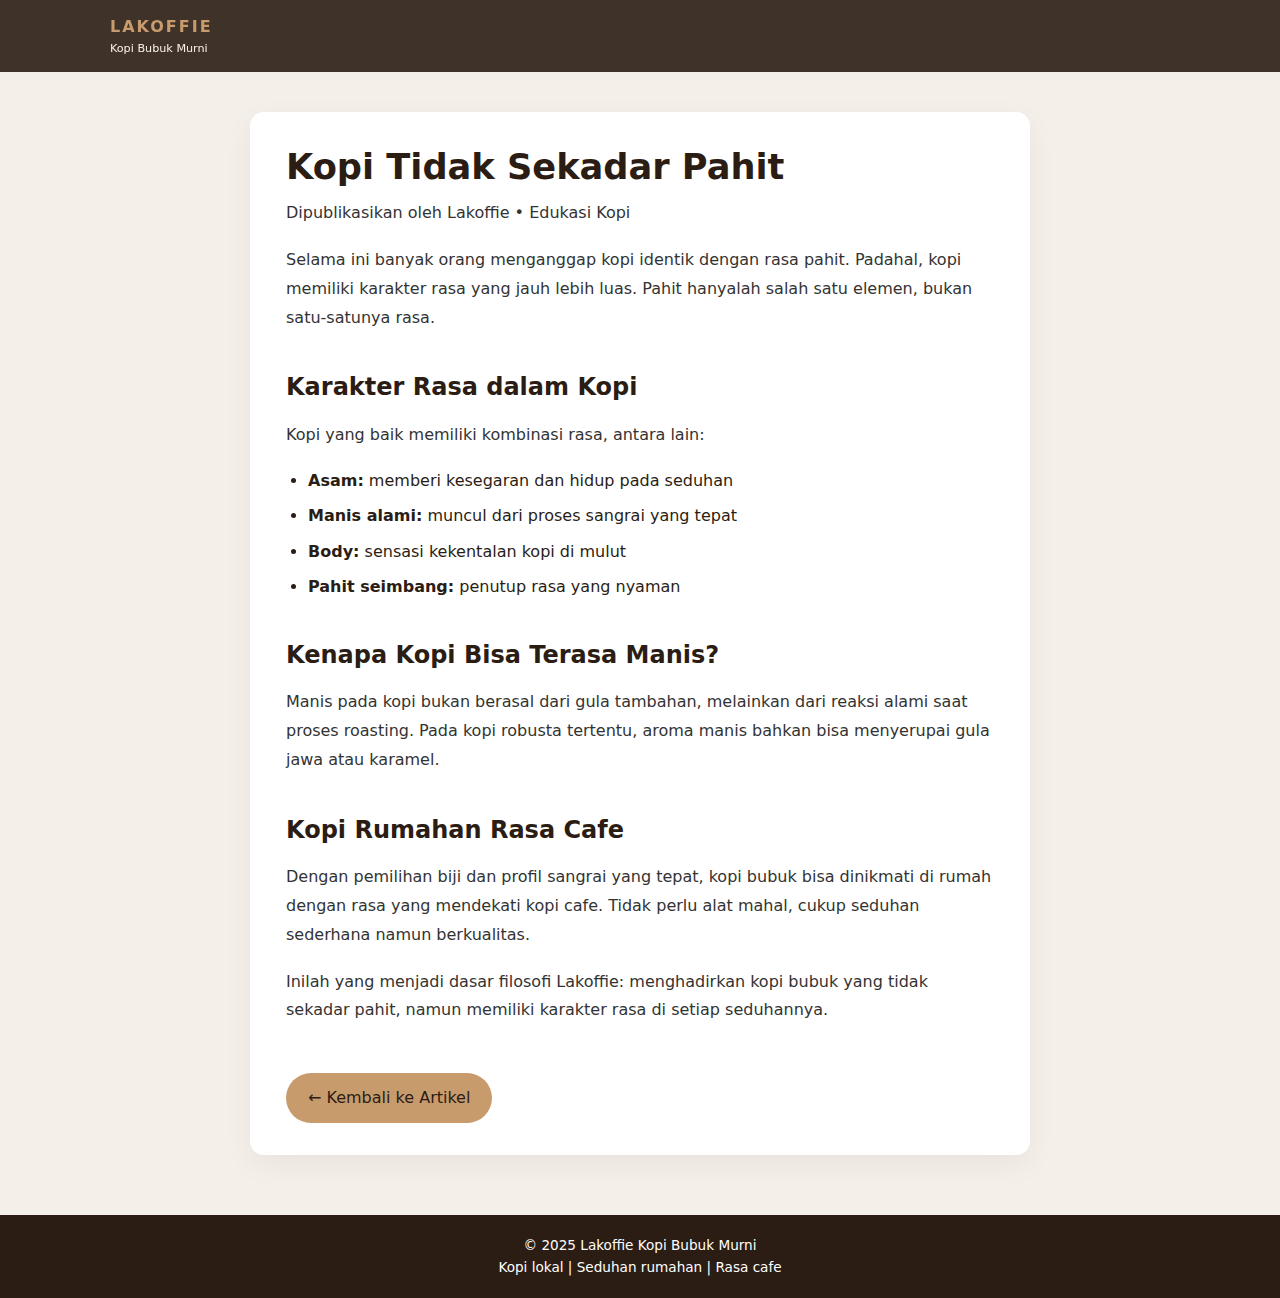
<file: artikel/kopi-tidak-sekadar-pahit.html>
<!DOCTYPE html>
<html lang="id">
<head>
  <meta charset="UTF-8" />
  <meta name="viewport" content="width=device-width, initial-scale=1.0" />
 <!-- Google tag (gtag.js) -->
<script async src="https://www.googletagmanager.com/gtag/js?id=G-XT4KE47MQG"></script>
<script>
  window.dataLayer = window.dataLayer || [];
  function gtag(){dataLayer.push(arguments);}
  gtag('js', new Date());

  gtag('config', 'G-XT4KE47MQG');
</script>
  <title>Kopi Tidak Sekadar Pahit | Artikel Lakoffie</title>
  <meta name="description" content="Kopi tidak sekadar pahit. Kenali karakter rasa kopi, mulai dari asam, manis alami, hingga body yang nyaman untuk seduhan rumahan.">
  <link rel="stylesheet" href="../assets/css/style.css" />
  <link rel="stylesheet" href="../assets/css/style-artikel.css" />
</head>
<body>

    <!-- HEADER / NAVBAR -->
<header class="site-header">
  <div class="header-inner">
    <div class="brand">
      <span class="brand-name">LAKOFFIE</span>
      <span class="brand-tagline">Kopi Bubuk Murni</span>
    </div>
    <nav class="nav">
  </div>
  </header>

  <!-- ARTIKEL -->
  <main class="artikel-wrapper">
    <article class="artikel-content">

      <h1>Kopi Tidak Sekadar Pahit</h1>
      <p class="artikel-meta">Dipublikasikan oleh Lakoffie • Edukasi Kopi</p>

      <p>
        Selama ini banyak orang menganggap kopi identik dengan rasa pahit. Padahal, kopi memiliki
        karakter rasa yang jauh lebih luas. Pahit hanyalah salah satu elemen, bukan satu-satunya rasa.
      </p>

      <h2>Karakter Rasa dalam Kopi</h2>
      <p>
        Kopi yang baik memiliki kombinasi rasa, antara lain:
      </p>
      <ul>
        <li><strong>Asam:</strong> memberi kesegaran dan hidup pada seduhan</li>
        <li><strong>Manis alami:</strong> muncul dari proses sangrai yang tepat</li>
        <li><strong>Body:</strong> sensasi kekentalan kopi di mulut</li>
        <li><strong>Pahit seimbang:</strong> penutup rasa yang nyaman</li>
      </ul>

      <h2>Kenapa Kopi Bisa Terasa Manis?</h2>
      <p>
        Manis pada kopi bukan berasal dari gula tambahan, melainkan dari reaksi alami saat proses
        roasting. Pada kopi robusta tertentu, aroma manis bahkan bisa menyerupai gula jawa atau
        karamel.
      </p>

      <h2>Kopi Rumahan Rasa Cafe</h2>
      <p>
        Dengan pemilihan biji dan profil sangrai yang tepat, kopi bubuk bisa dinikmati di rumah
        dengan rasa yang mendekati kopi cafe. Tidak perlu alat mahal, cukup seduhan sederhana
        namun berkualitas.
      </p>

      <p>
        Inilah yang menjadi dasar filosofi Lakoffie: menghadirkan kopi bubuk yang tidak sekadar pahit,
        namun memiliki karakter rasa di setiap seduhannya.
      </p>

      <a href="../artikel.html" class="btn-primary">← Kembali ke Artikel</a>

    </article>
  </main>

  <!-- FOOTER -->
  <footer class="footer">
    <p>© 2025 Lakoffie Kopi Bubuk Murni</p>
    <p>Kopi lokal | Seduhan rumahan | Rasa cafe</p>
  </footer>

</body>
</html>
</file>
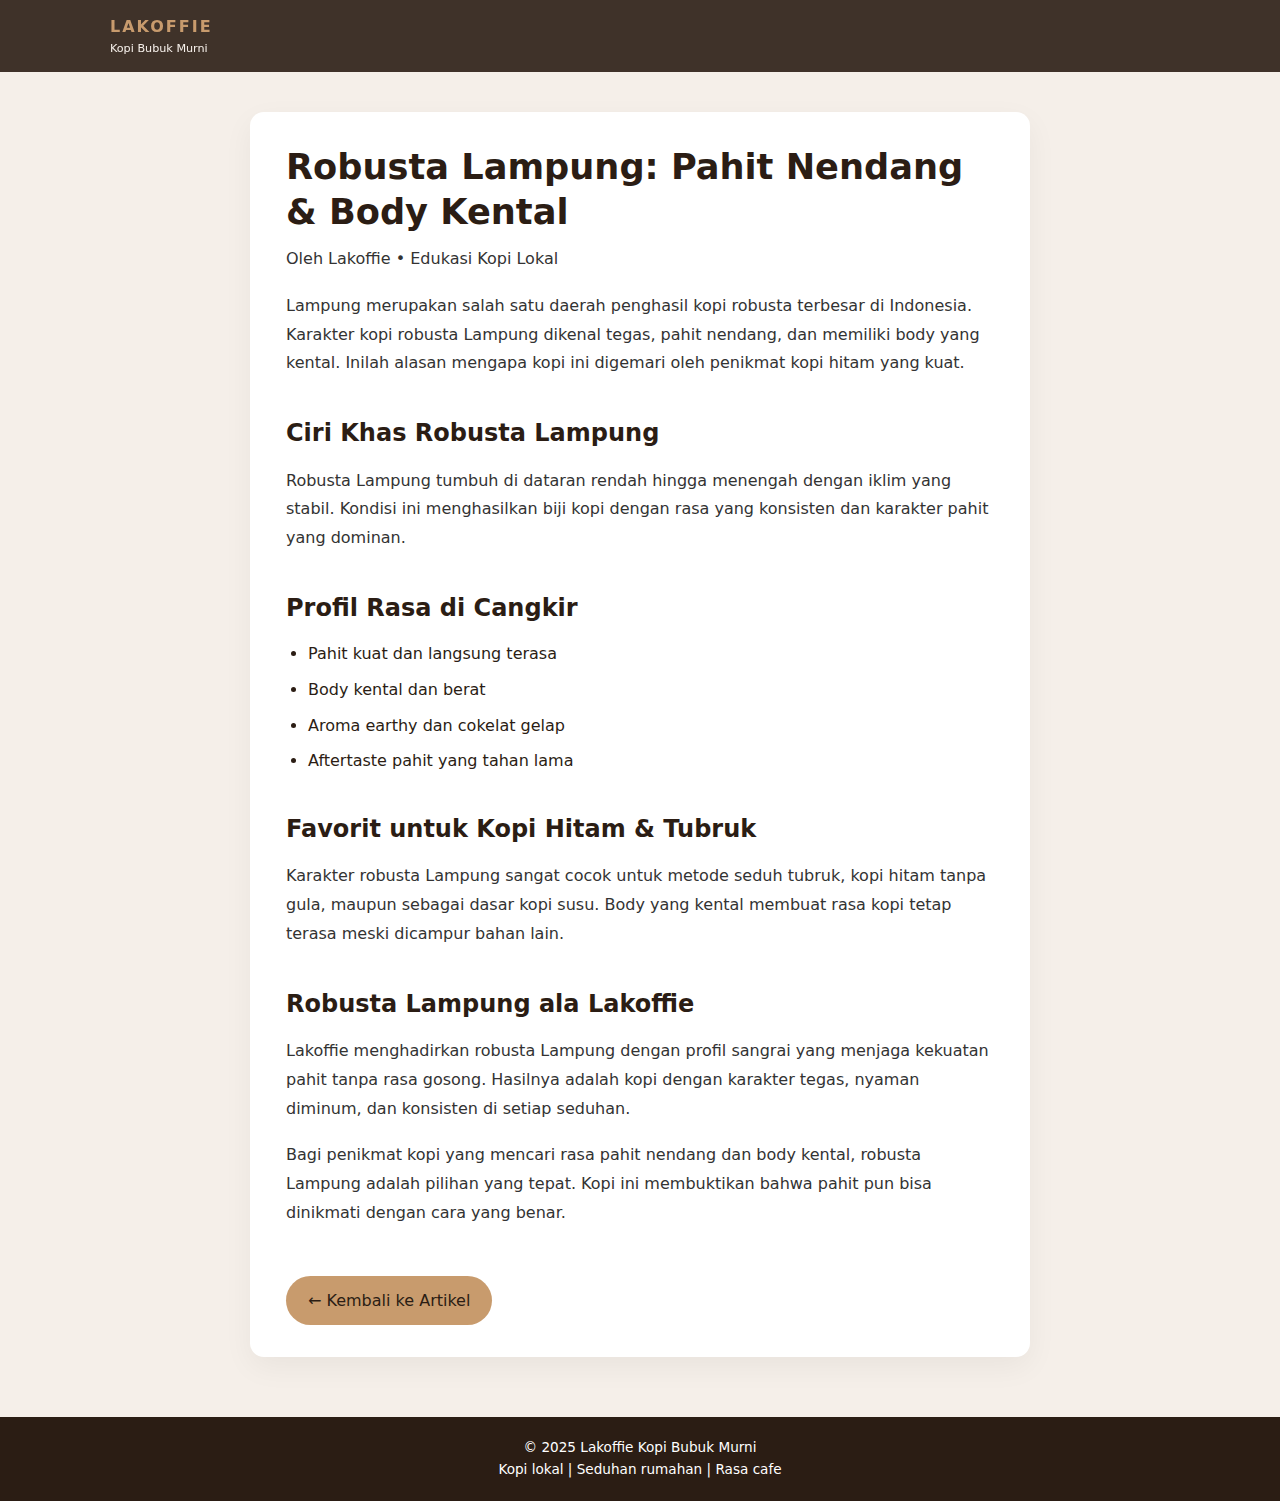
<file: artikel/robusta-lampung-pahit-nendang.html>
<!DOCTYPE html>
<html lang="id">
<head>
<!-- Google tag (gtag.js) -->
<script async src="https://www.googletagmanager.com/gtag/js?id=G-XT4KE47MQG"></script>
<script>
  window.dataLayer = window.dataLayer || [];
  function gtag(){dataLayer.push(arguments);}
  gtag('js', new Date());

  gtag('config', 'G-XT4KE47MQG');
</script>
  <meta charset="UTF-8" />
  <meta name="viewport" content="width=device-width, initial-scale=1.0" />

  <title>Robusta Lampung: Pahit Nendang & Body Kental | Artikel Lakoffie</title>
  <meta name="description" content="Robusta Lampung dikenal dengan rasa pahit yang kuat dan body kental. Cocok untuk penikmat kopi hitam dengan karakter tegas dan berani.">

  <!-- GLOBAL STYLE -->
  <link rel="stylesheet" href="../assets/css/style.css" />
  <!-- ARTIKEL STYLE -->
  <link rel="stylesheet" href="../assets/css/style-artikel.css" />
</head>
<body>

    <!-- HEADER / NAVBAR -->
<header class="site-header">
  <div class="header-inner">
    <div class="brand">
      <span class="brand-name">LAKOFFIE</span>
      <span class="brand-tagline">Kopi Bubuk Murni</span>
    </div>
    <nav class="nav">
  </div>
</header>

  <!-- ARTIKEL -->
  <main class="artikel-wrapper">
    <article class="artikel-content">

      <h1>Robusta Lampung: Pahit Nendang & Body Kental</h1>
      <p class="artikel-meta">Oleh Lakoffie • Edukasi Kopi Lokal</p>

      <p>
        Lampung merupakan salah satu daerah penghasil kopi robusta terbesar di Indonesia. Karakter
        kopi robusta Lampung dikenal tegas, pahit nendang, dan memiliki body yang kental. Inilah
        alasan mengapa kopi ini digemari oleh penikmat kopi hitam yang kuat.
      </p>

      <h2>Ciri Khas Robusta Lampung</h2>
      <p>
        Robusta Lampung tumbuh di dataran rendah hingga menengah dengan iklim yang stabil. Kondisi
        ini menghasilkan biji kopi dengan rasa yang konsisten dan karakter pahit yang dominan.
      </p>

      <h2>Profil Rasa di Cangkir</h2>
      <ul>
        <li>Pahit kuat dan langsung terasa</li>
        <li>Body kental dan berat</li>
        <li>Aroma earthy dan cokelat gelap</li>
        <li>Aftertaste pahit yang tahan lama</li>
      </ul>

      <h2>Favorit untuk Kopi Hitam & Tubruk</h2>
      <p>
        Karakter robusta Lampung sangat cocok untuk metode seduh tubruk, kopi hitam tanpa gula,
        maupun sebagai dasar kopi susu. Body yang kental membuat rasa kopi tetap terasa meski
        dicampur bahan lain.
      </p>

      <h2>Robusta Lampung ala Lakoffie</h2>
      <p>
        Lakoffie menghadirkan robusta Lampung dengan profil sangrai yang menjaga kekuatan pahit
        tanpa rasa gosong. Hasilnya adalah kopi dengan karakter tegas, nyaman diminum, dan konsisten
        di setiap seduhan.
      </p>

      <p>
        Bagi penikmat kopi yang mencari rasa pahit nendang dan body kental, robusta Lampung adalah
        pilihan yang tepat. Kopi ini membuktikan bahwa pahit pun bisa dinikmati dengan cara yang
        benar.
      </p>

      <a href="../artikel.html" class="btn-primary">← Kembali ke Artikel</a>

    </article>
    
      <div class="artikel-tags hidden-tags">
  <a href="../artikel.html?tag=robusta">#robusta</a>
  <a href="../artikel.html?tag=lampung">#lampung</a>
  <a href="../artikel.html?tag=pahit">#pahit</a>
</div>
  </main>
  
      <!-- FOOTER -->
  <footer class="footer">
    <p>© 2025 Lakoffie Kopi Bubuk Murni</p>
    <p>Kopi lokal | Seduhan rumahan | Rasa cafe</p>
  </footer>
</file>
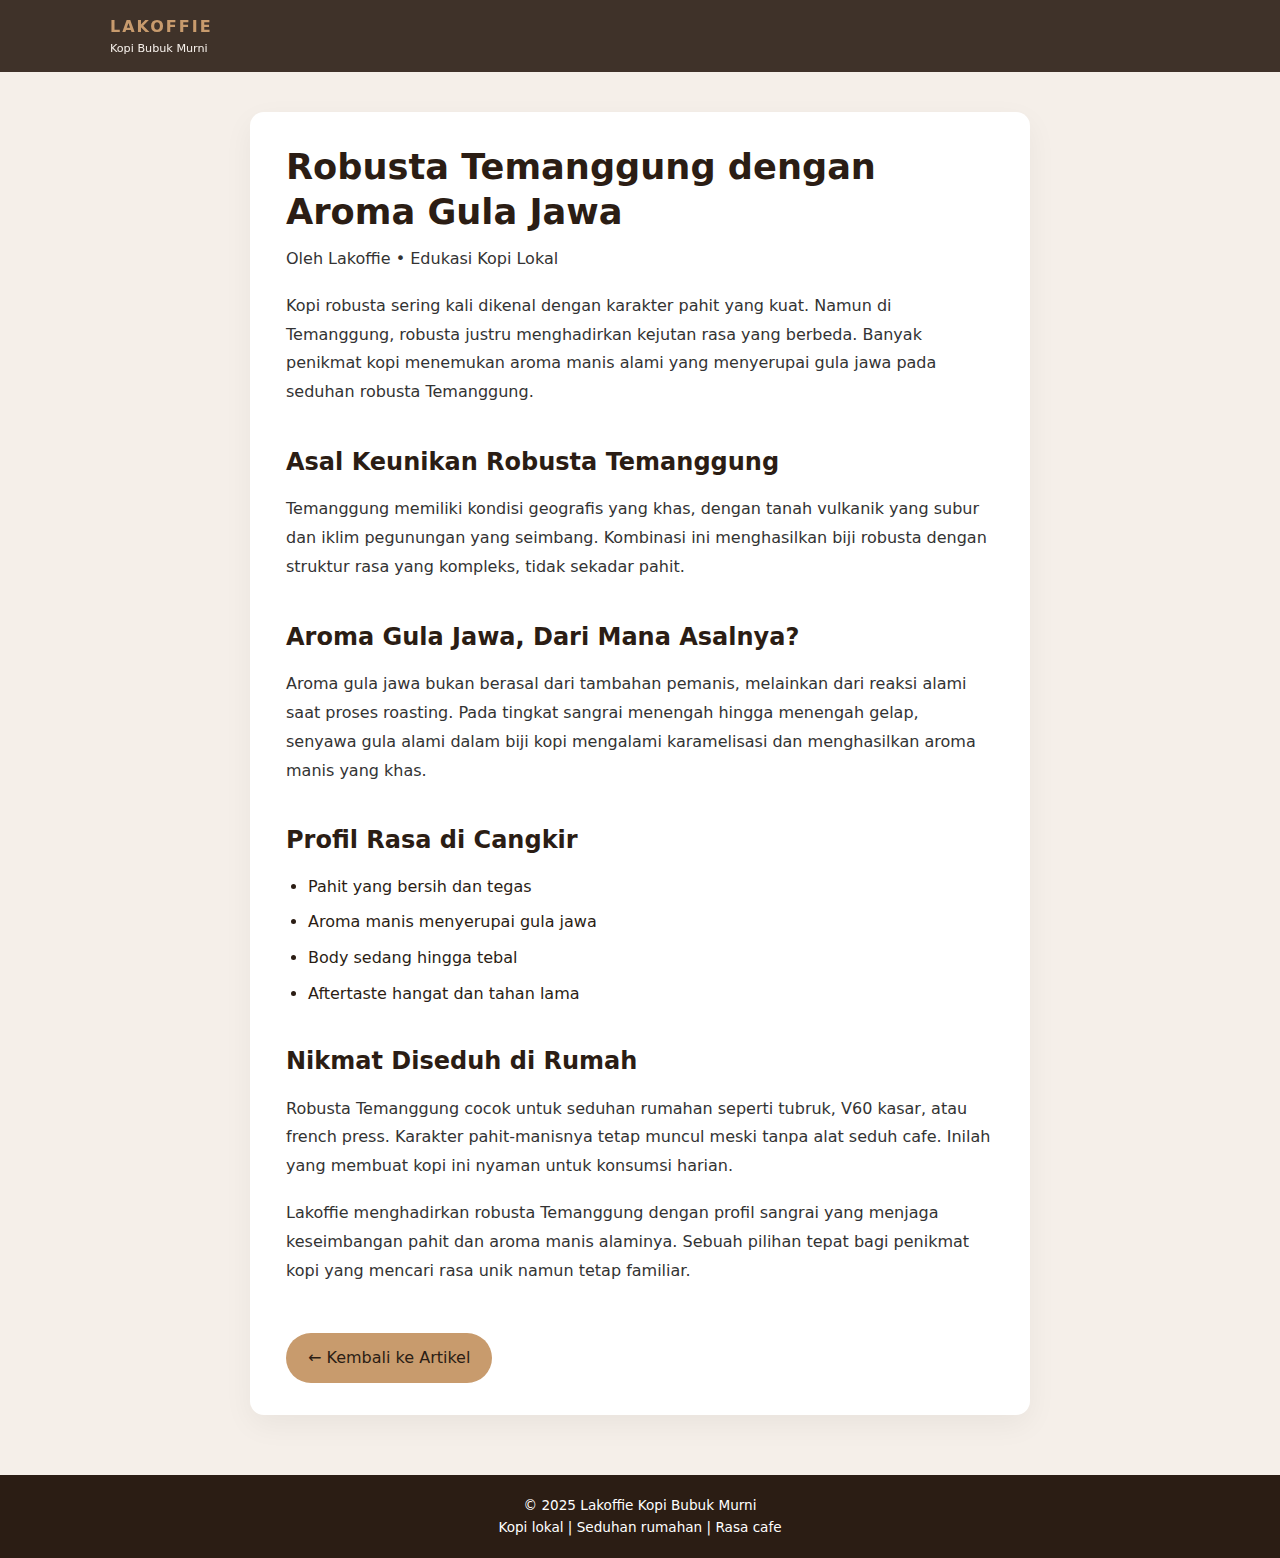
<file: artikel/robusta-temanggung-aroma-gula-jawa.html>
<!DOCTYPE html>
<html lang="id">
<head>
  <meta charset="UTF-8" />
  <meta name="viewport" content="width=device-width, initial-scale=1.0" />

  <title>Robusta Temanggung dengan Aroma Gula Jawa | Artikel Lakoffie</title>
  <meta name="description" content="Robusta Temanggung dikenal dengan aroma manis alami menyerupai gula jawa. Pelajari asal rasa, proses roasting, dan cara menikmati kopi ini di rumah.">

  <!-- GLOBAL STYLE -->
  <link rel="stylesheet" href="../assets/css/style.css" />
  <!-- ARTIKEL STYLE -->
  <link rel="stylesheet" href="../assets/css/style-artikel.css" />
<!-- Google tag (gtag.js) -->
<script async src="https://www.googletagmanager.com/gtag/js?id=G-XT4KE47MQG"></script>
<script>
  window.dataLayer = window.dataLayer || [];
  function gtag(){dataLayer.push(arguments);}
  gtag('js', new Date());

  gtag('config', 'G-XT4KE47MQG');
</script>
</head>
<body>

    <!-- HEADER / NAVBAR -->
<header class="site-header">
  <div class="header-inner">
    <div class="brand">
      <span class="brand-name">LAKOFFIE</span>
      <span class="brand-tagline">Kopi Bubuk Murni</span>
    </div>
    <nav class="nav">
  </div>
</header>

  <!-- ARTIKEL -->
  <main class="artikel-wrapper">
    <article class="artikel-content">

      <h1>Robusta Temanggung dengan Aroma Gula Jawa</h1>
      <p class="artikel-meta">Oleh Lakoffie • Edukasi Kopi Lokal</p>

      <p>
        Kopi robusta sering kali dikenal dengan karakter pahit yang kuat. Namun di Temanggung,
        robusta justru menghadirkan kejutan rasa yang berbeda. Banyak penikmat kopi menemukan
        aroma manis alami yang menyerupai gula jawa pada seduhan robusta Temanggung.
      </p>

      <h2>Asal Keunikan Robusta Temanggung</h2>
      <p>
        Temanggung memiliki kondisi geografis yang khas, dengan tanah vulkanik yang subur dan
        iklim pegunungan yang seimbang. Kombinasi ini menghasilkan biji robusta dengan struktur
        rasa yang kompleks, tidak sekadar pahit.
      </p>

      <h2>Aroma Gula Jawa, Dari Mana Asalnya?</h2>
      <p>
        Aroma gula jawa bukan berasal dari tambahan pemanis, melainkan dari reaksi alami saat
        proses roasting. Pada tingkat sangrai menengah hingga menengah gelap, senyawa gula alami
        dalam biji kopi mengalami karamelisasi dan menghasilkan aroma manis yang khas.
      </p>

      <h2>Profil Rasa di Cangkir</h2>
      <ul>
        <li>Pahit yang bersih dan tegas</li>
        <li>Aroma manis menyerupai gula jawa</li>
        <li>Body sedang hingga tebal</li>
        <li>Aftertaste hangat dan tahan lama</li>
      </ul>

      <h2>Nikmat Diseduh di Rumah</h2>
      <p>
        Robusta Temanggung cocok untuk seduhan rumahan seperti tubruk, V60 kasar, atau french press.
        Karakter pahit-manisnya tetap muncul meski tanpa alat seduh cafe. Inilah yang membuat kopi
        ini nyaman untuk konsumsi harian.
      </p>

      <p>
        Lakoffie menghadirkan robusta Temanggung dengan profil sangrai yang menjaga keseimbangan
        pahit dan aroma manis alaminya. Sebuah pilihan tepat bagi penikmat kopi yang mencari rasa
        unik namun tetap familiar.
      </p>

      <a href="../artikel.html" class="btn-primary">← Kembali ke Artikel</a>

    </article>
  </main>

  <!-- FOOTER -->
  <footer class="footer">
    <p>© 2025 Lakoffie Kopi Bubuk Murni</p>
    <p>Kopi lokal | Seduhan rumahan | Rasa cafe</p>
  </footer>

</body>
</html>
</file>
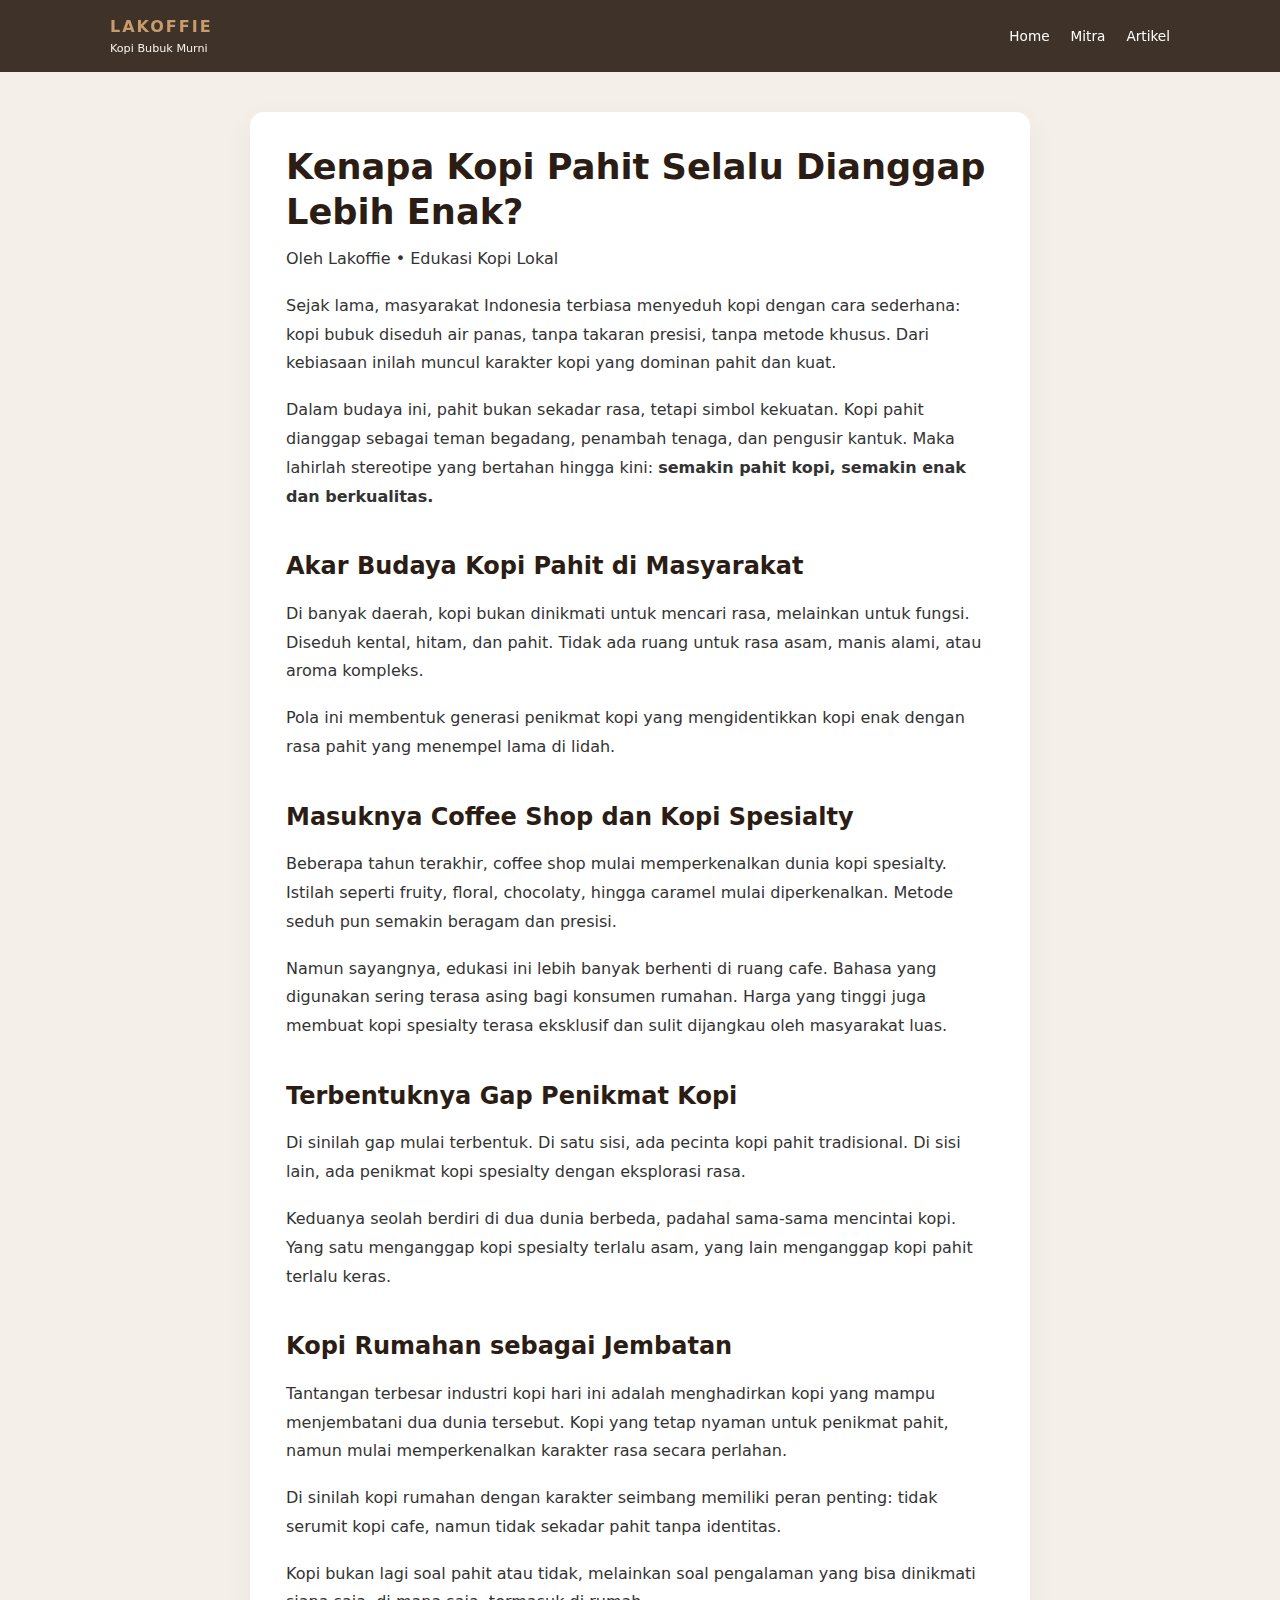
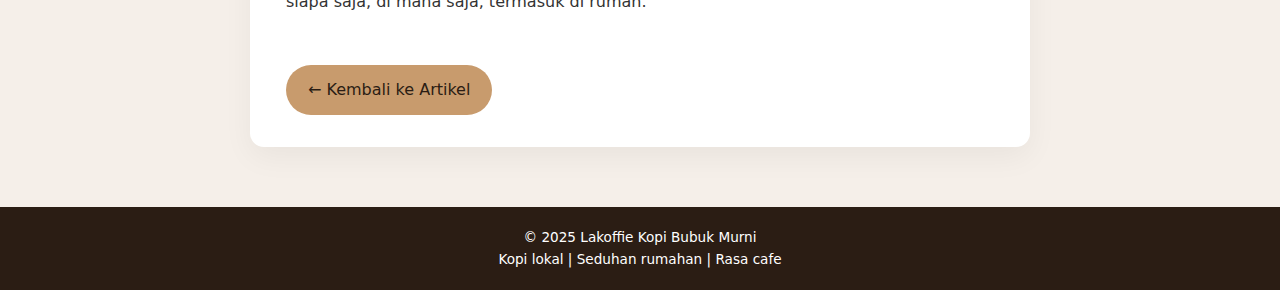
<file: artikel/sejarah-kopi-pahit.html>
<!DOCTYPE html>
<html lang="id">
<head>
  <!-- Google tag (gtag.js) -->
<script async src="https://www.googletagmanager.com/gtag/js?id=G-XT4KE47MQG"></script>
<script>
  window.dataLayer = window.dataLayer || [];
  function gtag(){dataLayer.push(arguments);}
  gtag('js', new Date());

  gtag('config', 'G-XT4KE47MQG');
</script>
      <!-- HEADER / NAVBAR -->
<header class="site-header">
  <div class="header-inner">
    <div class="brand">
      <span class="brand-name">LAKOFFIE</span>
      <span class="brand-tagline">Kopi Bubuk Murni</span>
    </div>
    <nav class="nav">
      <a href="index.html">Home</a>
      <a href="mitra.html">Mitra</a>
      <a href="artikel.html">Artikel</a>
    </nav>
  </div>
</header>
  <meta charset="UTF-8">
  <title>Sejarah Kopi Pahit dan Munculnya Gap Penikmat Kopi</title>

  <meta name="description" content="Mengulas sejarah kebiasaan menyeduh kopi pahit di masyarakat dan munculnya gap antara pecinta kopi pahit dan penikmat kopi spesialty." />

  <meta name="keywords" content="kopi pahit, sejarah kopi, kopi spesialty, kopi rumahan, kopi cafe" />

    <!-- GLOBAL STYLE -->
  <link rel="stylesheet" href="../assets/css/style.css" />
  <!-- ARTIKEL STYLE -->
  <link rel="stylesheet" href="../assets/css/style-artikel.css" />
</head>

<body>

  <!-- ARTIKEL -->
  <main class="artikel-wrapper">
    <article class="artikel-content">
  <h1>Kenapa Kopi Pahit Selalu Dianggap Lebih Enak?</h1>
  <p class="artikel-meta">Oleh Lakoffie • Edukasi Kopi Lokal</p>
  </p>
 <p>
    Sejak lama, masyarakat Indonesia terbiasa menyeduh kopi dengan cara sederhana:
    kopi bubuk diseduh air panas, tanpa takaran presisi, tanpa metode khusus.
    Dari kebiasaan inilah muncul karakter kopi yang dominan pahit dan kuat.
  </p>

  <p>
    Dalam budaya ini, pahit bukan sekadar rasa, tetapi simbol kekuatan.
    Kopi pahit dianggap sebagai teman begadang, penambah tenaga, dan pengusir kantuk.
    Maka lahirlah stereotipe yang bertahan hingga kini:
    <strong>semakin pahit kopi, semakin enak dan berkualitas.</strong>
  </p>

  <h2>Akar Budaya Kopi Pahit di Masyarakat</h2>

  <p>
    Di banyak daerah, kopi bukan dinikmati untuk mencari rasa,
    melainkan untuk fungsi. Diseduh kental, hitam, dan pahit.
    Tidak ada ruang untuk rasa asam, manis alami, atau aroma kompleks.
  </p>

  <p>
    Pola ini membentuk generasi penikmat kopi yang mengidentikkan
    kopi enak dengan rasa pahit yang menempel lama di lidah.
  </p>

  <h2>Masuknya Coffee Shop dan Kopi Spesialty</h2>

  <p>
    Beberapa tahun terakhir, coffee shop mulai memperkenalkan dunia kopi spesialty.
    Istilah seperti fruity, floral, chocolaty, hingga caramel mulai diperkenalkan.
    Metode seduh pun semakin beragam dan presisi.
  </p>

  <p>
    Namun sayangnya, edukasi ini lebih banyak berhenti di ruang cafe.
    Bahasa yang digunakan sering terasa asing bagi konsumen rumahan.
    Harga yang tinggi juga membuat kopi spesialty terasa eksklusif
    dan sulit dijangkau oleh masyarakat luas.
  </p>

  <h2>Terbentuknya Gap Penikmat Kopi</h2>

  <p>
    Di sinilah gap mulai terbentuk.
    Di satu sisi, ada pecinta kopi pahit tradisional.
    Di sisi lain, ada penikmat kopi spesialty dengan eksplorasi rasa.
  </p>

  <p>
    Keduanya seolah berdiri di dua dunia berbeda,
    padahal sama-sama mencintai kopi.
    Yang satu menganggap kopi spesialty terlalu asam,
    yang lain menganggap kopi pahit terlalu keras.
  </p>

  <h2>Kopi Rumahan sebagai Jembatan</h2>

  <p>
    Tantangan terbesar industri kopi hari ini adalah
    menghadirkan kopi yang mampu menjembatani dua dunia tersebut.
    Kopi yang tetap nyaman untuk penikmat pahit,
    namun mulai memperkenalkan karakter rasa secara perlahan.
  </p>

  <p>
    Di sinilah kopi rumahan dengan karakter seimbang memiliki peran penting:
    tidak serumit kopi cafe, namun tidak sekadar pahit tanpa identitas.
  </p>

  <p>
    Kopi bukan lagi soal pahit atau tidak,
    melainkan soal pengalaman yang bisa dinikmati siapa saja,
    di mana saja, termasuk di rumah.
  </p>
  <a href="../artikel.html" class="btn-primary">← Kembali ke Artikel</a>

</article>
</main>
  
    <!-- FOOTER -->
  <footer class="footer">
    <p>© 2025 Lakoffie Kopi Bubuk Murni</p>
    <p>Kopi lokal | Seduhan rumahan | Rasa cafe</p>
  </footer>

</html>
</file>
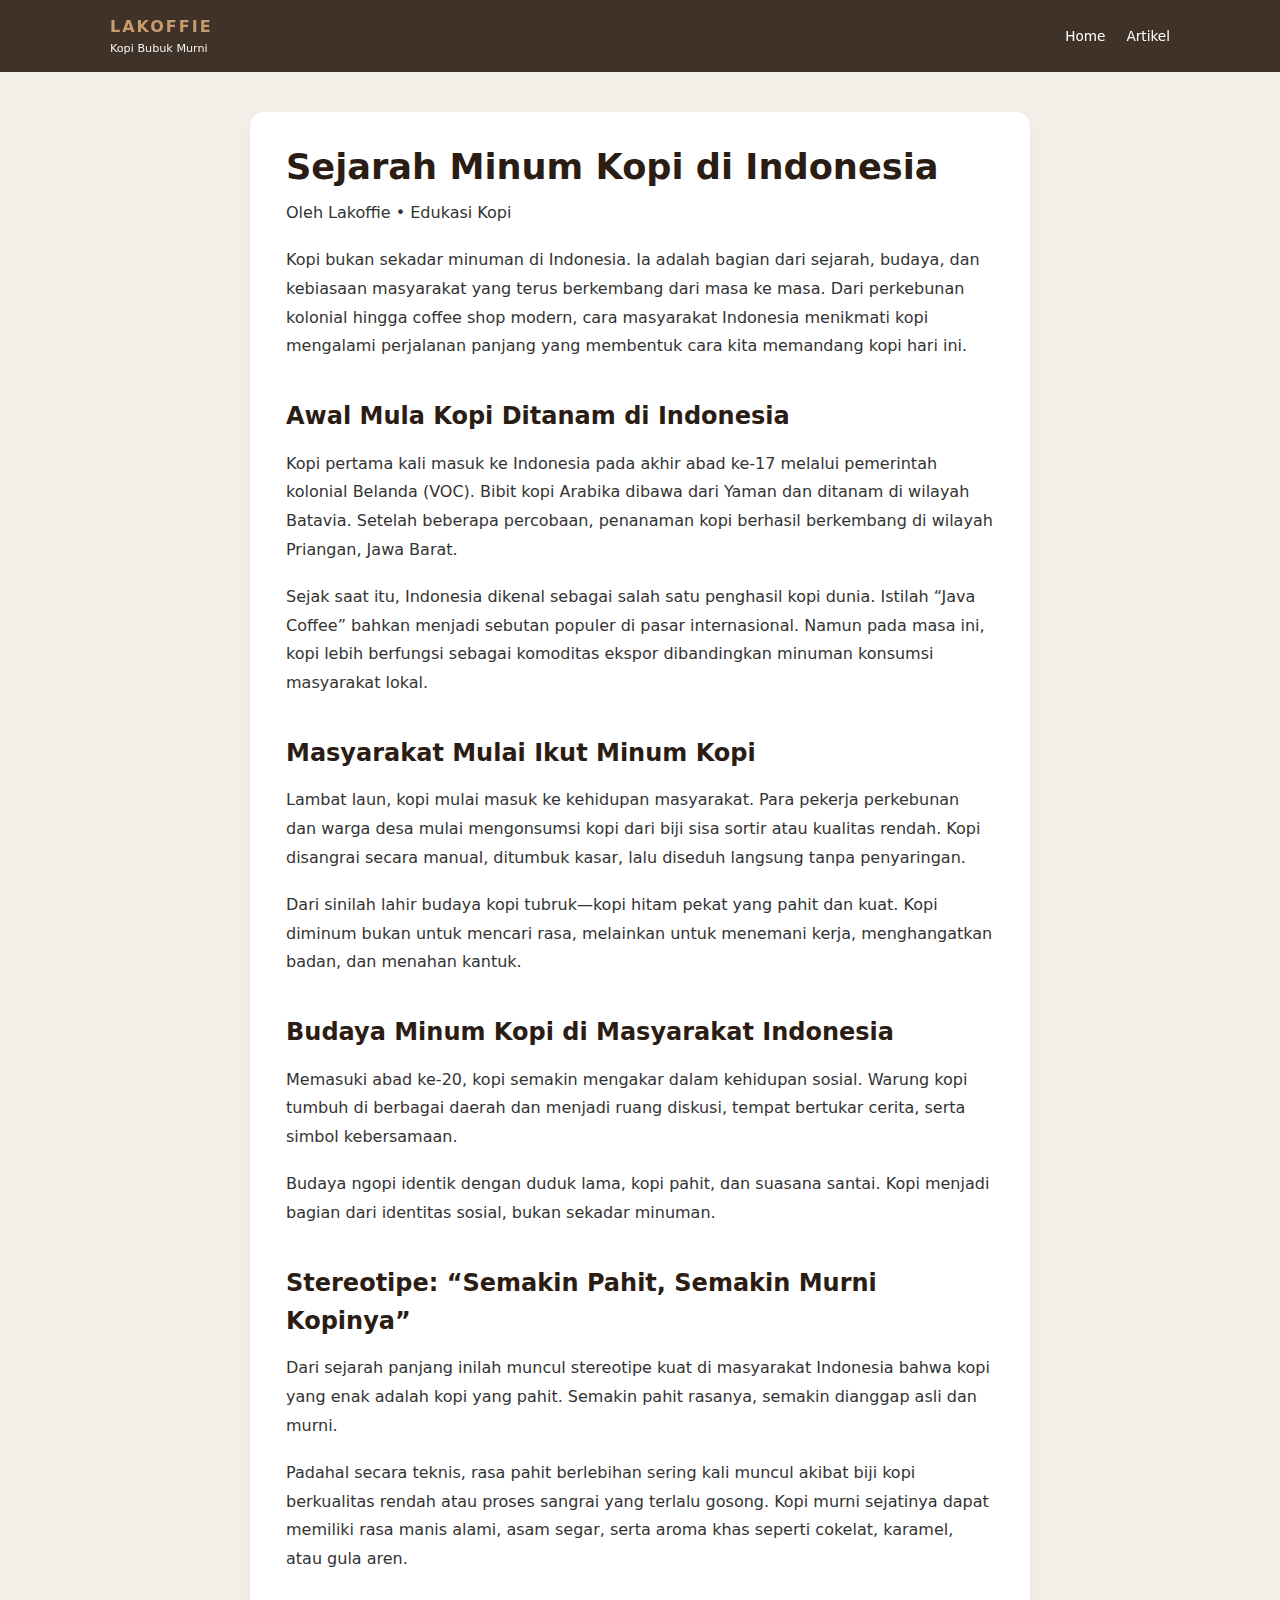
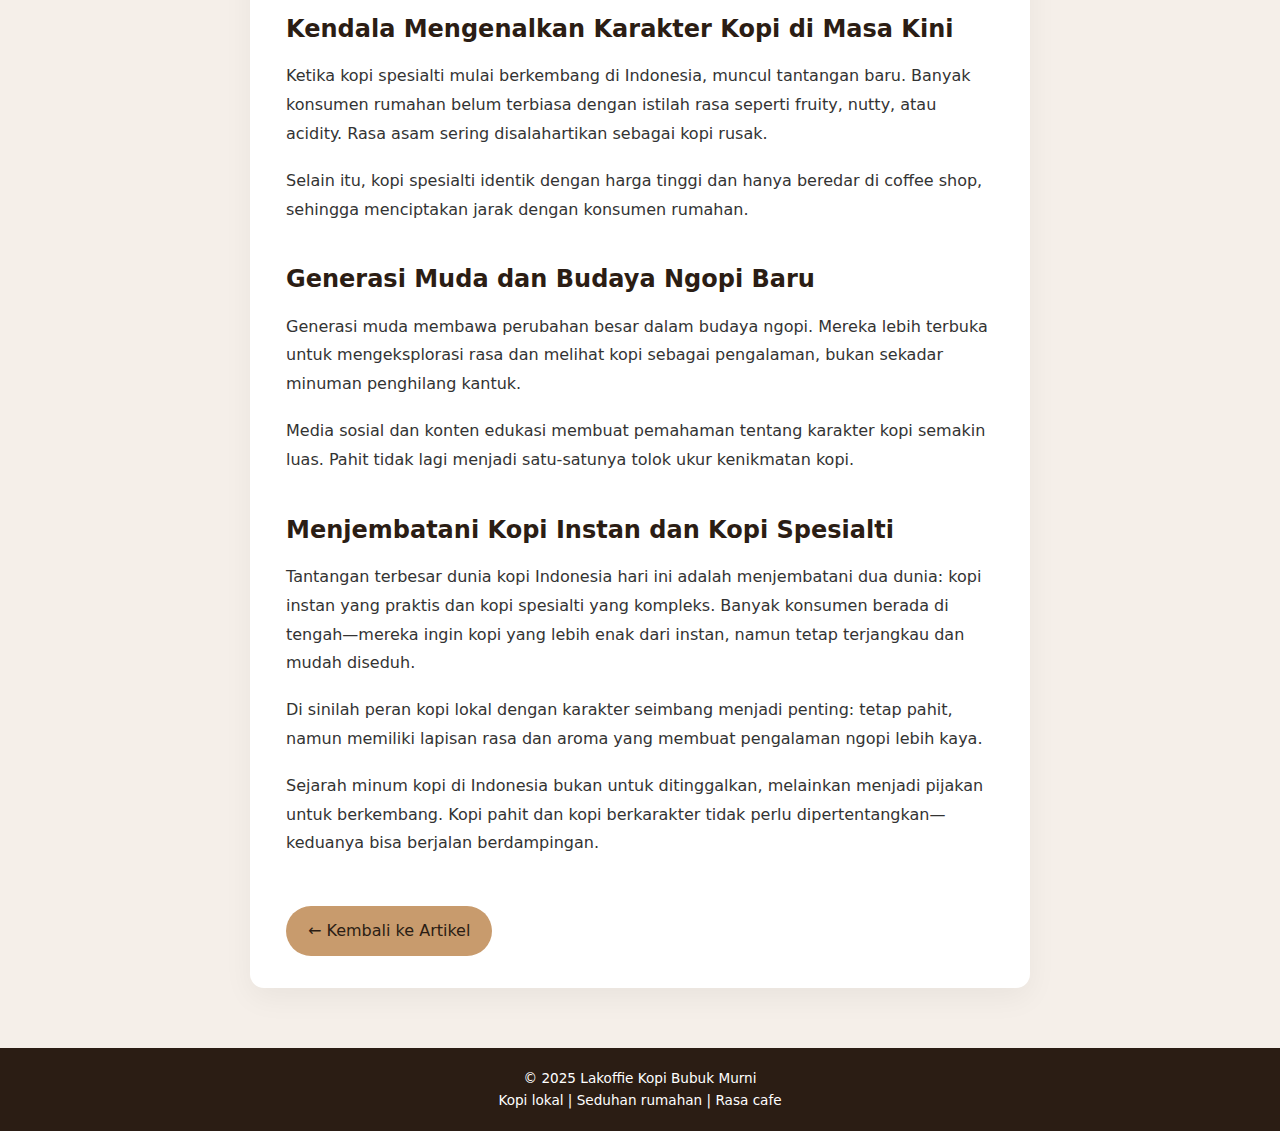
<file: artikel/sejarah-minum-kopi-di-indonesia.html>
<!DOCTYPE html>
<html lang="id">
<head>
  <script>
  window.dataLayer = window.dataLayer || [];
  function gtag(){dataLayer.push(arguments);}
  gtag('js', new Date());

  gtag('config', 'G-XT4KE47MQG');
</script>
  <meta charset="UTF-8" />
  <meta name="viewport" content="width=device-width, initial-scale=1.0" />

  <title>Sejarah Minum Kopi di Indonesia: Dari Pahit Tradisional hingga Ragam Rasa | Lakoffie</title>
  <meta name="description" content="Sejarah minum kopi di Indonesia: dari awal kopi ditanam, budaya kopi pahit, hingga tantangan menjembatani kopi instan dan kopi spesialti.">

  <!-- GLOBAL STYLE -->
  <link rel="stylesheet" href="../assets/css/style.css" />
  <!-- ARTIKEL STYLE -->
  <link rel="stylesheet" href="../assets/css/style-artikel.css" />
</head>
<body>

<!-- HEADER / NAVBAR -->
<header class="site-header">
  <div class="header-inner">
    <div class="brand">
      <span class="brand-name">LAKOFFIE</span>
      <span class="brand-tagline">Kopi Bubuk Murni</span>
    </div>
    <nav class="nav">
      <a href="../index.html">Home</a>
      <a href="../artikel.html" class="active">Artikel</a>
    </nav>
  </div>
</header>

<!-- ARTIKEL -->
<main class="artikel-wrapper">
  <article class="artikel-content">

    <h1>Sejarah Minum Kopi di Indonesia</h1>
    <p class="artikel-meta">Oleh Lakoffie • Edukasi Kopi</p>

    <p>
      Kopi bukan sekadar minuman di Indonesia. Ia adalah bagian dari sejarah, budaya, dan
      kebiasaan masyarakat yang terus berkembang dari masa ke masa. Dari perkebunan kolonial
      hingga coffee shop modern, cara masyarakat Indonesia menikmati kopi mengalami perjalanan
      panjang yang membentuk cara kita memandang kopi hari ini.
    </p>

    <h2>Awal Mula Kopi Ditanam di Indonesia</h2>
    <p>
      Kopi pertama kali masuk ke Indonesia pada akhir abad ke-17 melalui pemerintah kolonial
      Belanda (VOC). Bibit kopi Arabika dibawa dari Yaman dan ditanam di wilayah Batavia.
      Setelah beberapa percobaan, penanaman kopi berhasil berkembang di wilayah Priangan,
      Jawa Barat.
    </p>
    <p>
      Sejak saat itu, Indonesia dikenal sebagai salah satu penghasil kopi dunia. Istilah
      “Java Coffee” bahkan menjadi sebutan populer di pasar internasional. Namun pada masa ini,
      kopi lebih berfungsi sebagai komoditas ekspor dibandingkan minuman konsumsi masyarakat lokal.
    </p>

    <h2>Masyarakat Mulai Ikut Minum Kopi</h2>
    <p>
      Lambat laun, kopi mulai masuk ke kehidupan masyarakat. Para pekerja perkebunan dan warga
      desa mulai mengonsumsi kopi dari biji sisa sortir atau kualitas rendah. Kopi disangrai
      secara manual, ditumbuk kasar, lalu diseduh langsung tanpa penyaringan.
    </p>
    <p>
      Dari sinilah lahir budaya kopi tubruk—kopi hitam pekat yang pahit dan kuat. Kopi diminum
      bukan untuk mencari rasa, melainkan untuk menemani kerja, menghangatkan badan, dan
      menahan kantuk.
    </p>

    <h2>Budaya Minum Kopi di Masyarakat Indonesia</h2>
    <p>
      Memasuki abad ke-20, kopi semakin mengakar dalam kehidupan sosial. Warung kopi tumbuh
      di berbagai daerah dan menjadi ruang diskusi, tempat bertukar cerita, serta simbol
      kebersamaan.
    </p>
    <p>
      Budaya ngopi identik dengan duduk lama, kopi pahit, dan suasana santai. Kopi menjadi
      bagian dari identitas sosial, bukan sekadar minuman.
    </p>

    <h2>Stereotipe: “Semakin Pahit, Semakin Murni Kopinya”</h2>
    <p>
      Dari sejarah panjang inilah muncul stereotipe kuat di masyarakat Indonesia bahwa kopi
      yang enak adalah kopi yang pahit. Semakin pahit rasanya, semakin dianggap asli dan murni.
    </p>
    <p>
      Padahal secara teknis, rasa pahit berlebihan sering kali muncul akibat biji kopi berkualitas
      rendah atau proses sangrai yang terlalu gosong. Kopi murni sejatinya dapat memiliki rasa
      manis alami, asam segar, serta aroma khas seperti cokelat, karamel, atau gula aren.
    </p>

    <h2>Kendala Mengenalkan Karakter Kopi di Masa Kini</h2>
    <p>
      Ketika kopi spesialti mulai berkembang di Indonesia, muncul tantangan baru. Banyak konsumen
      rumahan belum terbiasa dengan istilah rasa seperti fruity, nutty, atau acidity. Rasa asam
      sering disalahartikan sebagai kopi rusak.
    </p>
    <p>
      Selain itu, kopi spesialti identik dengan harga tinggi dan hanya beredar di coffee shop,
      sehingga menciptakan jarak dengan konsumen rumahan.
    </p>

    <h2>Generasi Muda dan Budaya Ngopi Baru</h2>
    <p>
      Generasi muda membawa perubahan besar dalam budaya ngopi. Mereka lebih terbuka untuk
      mengeksplorasi rasa dan melihat kopi sebagai pengalaman, bukan sekadar minuman penghilang
      kantuk.
    </p>
    <p>
      Media sosial dan konten edukasi membuat pemahaman tentang karakter kopi semakin luas.
      Pahit tidak lagi menjadi satu-satunya tolok ukur kenikmatan kopi.
    </p>

    <h2>Menjembatani Kopi Instan dan Kopi Spesialti</h2>
    <p>
      Tantangan terbesar dunia kopi Indonesia hari ini adalah menjembatani dua dunia:
      kopi instan yang praktis dan kopi spesialti yang kompleks. Banyak konsumen berada
      di tengah—mereka ingin kopi yang lebih enak dari instan, namun tetap terjangkau dan
      mudah diseduh.
    </p>
    <p>
      Di sinilah peran kopi lokal dengan karakter seimbang menjadi penting: tetap pahit,
      namun memiliki lapisan rasa dan aroma yang membuat pengalaman ngopi lebih kaya.
    </p>

    <p>
      Sejarah minum kopi di Indonesia bukan untuk ditinggalkan, melainkan menjadi pijakan
      untuk berkembang. Kopi pahit dan kopi berkarakter tidak perlu dipertentangkan—keduanya
      bisa berjalan berdampingan.
    </p>

    <a href="../artikel.html" class="btn-primary">← Kembali ke Artikel</a>

  </article>

  <!-- TAG (DISIMPAN / SEO) -->
  <div class="artikel-tags hidden-tags">
    <a href="../artikel.html?tag=sejarah-kopi">#sejarahkopi</a>
    <a href="../artikel.html?tag=budaya-ngopi">#budayangopi</a>
    <a href="../artikel.html?tag=kopi-indonesia">#kopiindonesia</a>
    <a href="../artikel.html?tag=edukasi-kopi">#edukasikopi</a>
  </div>
</main>

<!-- FOOTER -->
<footer class="footer">
  <p>© 2025 Lakoffie Kopi Bubuk Murni</p>
  <p>Kopi lokal | Seduhan rumahan | Rasa cafe</p>
</footer>

</body>
</html>
</file>
<file: assets/css/style.css>
/* =============================
   STYLE CSS LAKOFFIE
   Tema: Kopi Cafe – Hangat – Minimalis
   ============================= */

:root {
  --warna-gelap: #2b1d14;
  --warna-kopi: #4b2e21;
  --warna-cream: #f5efe9;
  --warna-aksen: #c89b6d;
  --warna-putih: #ffffff;
}

* {
  margin: 0;
  padding: 0;
  box-sizing: border-box;
}

body {
  font-family: system-ui, -apple-system, BlinkMacSystemFont, "Segoe UI", sans-serif;
  background-color: var(--warna-cream);
  color: var(--warna-gelap);
  line-height: 1.6;
}
/* =============================
   HEADER / NAVBAR
   ============================= */
.site-header {
  background-color: rgba(43,29,20,0.9);
  position: sticky;
  top: 0;
  z-index: 100;
}

.header-inner {
  max-width: 1100px;
  margin: 0 auto;
  padding: 14px 20px;
  display: flex;
  align-items: center;
  justify-content: space-between;
}

.brand {
  display: flex;
  flex-direction: column;
}

.brand-name {
  font-weight: 800;
  letter-spacing: 2px;
  color: #c89b6d;
  font-size: 1rem;
}

.brand-tagline {
  font-size: 0.7rem;
  color: #f5efe9;
}

.nav a {
  color: #ffffff;
  text-decoration: none;
  margin-left: 16px;
  font-size: 0.85rem;
}

.nav a:hover {
  color: #c89b6d;
}
/* =============================
   HERO
   ============================= */
.hero {
  background: linear-gradient(rgba(43,29,20,0.75), rgba(43,29,20,0.75)), url('../img/hero-kopi.jpg');
  background-size: cover;
  background-position: center;
  color: var(--warna-putih);
  padding: 80px 20px;
  text-align: center;
}

.hero h1 {
  font-size: 2rem;
  margin-bottom: 15px;
}

.hero h1 span {
  color: var(--warna-aksen);
}

.hero p {
  max-width: 600px;
  margin: 0 auto 25px;
  font-size: 1rem;
}

.btn-primary {
  display: inline-block;
  background-color: var(--warna-aksen);
  color: var(--warna-gelap);
  padding: 12px 22px;
  border-radius: 30px;
  text-decoration: none;
  font-weight: 600;
}

.btn-primary:hover {
  opacity: 0.9;
}

/* =============================
   VALUE
   ============================= */
.value {
  display: grid;
  grid-template-columns: repeat(auto-fit, minmax(220px, 1fr));
  gap: 15px;
  padding: 40px 20px;
  background-color: var(--warna-putih);
}

.value-item {
  background-color: var(--warna-cream);
  padding: 18px;
  border-radius: 12px;
  text-align: center;
  font-weight: 500;
}

/* =============================
   PRODUK
   ============================= */
.produk {
  padding: 50px 20px;
}

.produk h2 {
  text-align: center;
  margin-bottom: 8px;
}

.subtitle {
  text-align: center;
  font-size: 0.9rem;
  color: #666;
  margin-bottom: 30px;
}

.produk-grid {
  display: grid;
  grid-template-columns: repeat(auto-fit, minmax(250px, 1fr));
  gap: 20px;
}

.produk-card {
  background-color: var(--warna-putih);
  padding: 25px;
  border-radius: 16px;
  box-shadow: 0 8px 20px rgba(0,0,0,0.08);
}

.produk-card h3 {
  margin-bottom: 8px;
}

.karakter {
  font-weight: 600;
  color: var(--warna-kopi);
  margin-bottom: 10px;
}

.deskripsi {
  font-size: 0.9rem;
  color: #555;
}

/* =============================
   CTA
   ============================= */
.cta {
  background-color: var(--warna-kopi);
  color: var(--warna-putih);
  padding: 50px 20px;
  text-align: center;
}

.cta h2 {
  margin-bottom: 10px;
}

.cta p {
  max-width: 600px;
  margin: 0 auto 20px;
  font-size: 0.95rem;
}

.btn-secondary {
  display: inline-block;
  background-color: var(--warna-aksen);
  color: var(--warna-gelap);
  padding: 12px 22px;
  border-radius: 30px;
  text-decoration: none;
  font-weight: 600;
}

/* =============================
   NAV EXTRA
   ============================= */
.nav-extra {
  display: grid;
  grid-template-columns: repeat(auto-fit, minmax(200px, 1fr));
  gap: 15px;
  padding: 40px 20px;
}

.nav-card {
  background-color: var(--warna-putih);
  padding: 18px;
  border-radius: 14px;
  text-align: center;
  text-decoration: none;
  color: var(--warna-gelap);
  font-weight: 600;
  box-shadow: 0 6px 16px rgba(0,0,0,0.08);
}

.nav-card:hover {
  background-color: var(--warna-cream);
}

/* =============================
   FOOTER
   ============================= */
.footer {
  text-align: center;
  padding: 20px;
  font-size: 0.85rem;
  background-color: var(--warna-gelap);
  color: var(--warna-putih);
}

/* =============================
   RESPONSIVE
   ============================= */
@media (min-width: 768px) {
  .hero h1 {
    font-size: 2.5rem;
  }

  .hero p {
    font-size: 1.1rem;
  }
}

/* =============================
   POPUP PROMO (FULL SCREEN)
   ============================= */
.promo-overlay {
  position: fixed;
  top: 0;
  left: 0;
  width: 100%;
  height: 100%;
  background: rgba(0,0,0,0.85);
  display: none;
  align-items: center;
  justify-content: center;
  z-index: 9999;
}

.promo-box {
  background-color: var(--warna-putih);
  width: 90%;
  max-width: 420px;
  padding: 30px 22px;
  border-radius: 20px;
  text-align: center;
  position: relative;
}

body.popup-active {
  overflow: hidden;
}

/* =============================
   MITRA – PREMIUM LOOK
   ============================= */
.mitra-card,
.mitra-card:hover,
.mitra-card:visited {
  text-decoration: none;
}

.mitra-card {
  display: flex;
  flex-direction: column;
  gap: 8px;
  align-items: center;
  transition: all 0.25s ease;
}

.mitra-card h3 {
  font-size: 1.1rem;
  font-weight: 700;
  letter-spacing: 0.5px;
  margin-bottom: 6px;
  color: #222;
}

.mitra-label {
  font-size: 0.85rem;
  color: #777;
  font-weight: 500;
}

.mitra-label::before {
  content: "✓ ";
  color: #2ecc71;
  font-weight: 600;
}

/* Hover premium */
.mitra-card:hover {
  transform: translateY(-4px);
  box-shadow: 0 18px 40px rgba(0,0,0,0.12);
}

/* Icon platform */
.mitra-icon {
  width: 42px;
  height: 42px;
  object-fit: contain;
  margin-bottom: 6px;
}

/* =============================
   ARTIKEL SLIDER
   ============================= */
.artikel-slider {
  display: flex;
  gap: 16px;
  overflow-x: auto;
  scroll-behavior: smooth;
  padding: 10px 4px 20px;
}

.artikel-slider::-webkit-scrollbar {
  display: none;
}

.artikel-card {
  text-align: center;
}
.artikel-card a {
  display: inline-block;
  margin-top: 24px;
}

/* Navigasi slider */
.slider-nav {
  display: flex;
  justify-content: center;
  gap: 14px;
  margin-top: 10px;
}

.slider-btn {
  background: #2b1d14;
  color: #fff;
  border: none;
  width: 42px;
  height: 42px;
  border-radius: 50%;
  font-size: 1.4rem;
  cursor: pointer;
}

.slider-btn:hover {
  opacity: 0.85;
}

/* =============================
   SLIDER ARTIKEL (LANDING)
   ============================= */
.artikel-slider {
  display: flex;
  gap: 16px;
  overflow-x: auto;
  scroll-behavior: smooth;
  padding: 10px 4px 20px;
}

.artikel-slider::-webkit-scrollbar {
  display: none;
}

.artikel-card {
  min-width: 260px;
  max-width: 260px;
  flex-shrink: 0;
}

/* =============================
   SEARCH ARTIKEL
   ============================= */
.artikel-search {
  max-width: 420px;
  margin: 0 auto 14px;
}

.artikel-search input {
  width: 100%;
  padding: 12px 16px;
  border-radius: 12px;
  border: 1px solid #ddd;
  font-size: 0.95rem;
}

.hidden-tags {
  display: none;
}

.artikel-container {
  max-width: 1100px;
  margin: auto;
  padding: 40px 20px;
}

.artikel-segment {
  margin-bottom: 60px;
}

.artikel-grid {
  display: grid;
  grid-template-columns: 1fr;
  gap: 20px;
  justify-items: center;
}

.artikel-card {
  width: 100%;
  max-width: 700px;   /* ini yang bikin konten rapi di tengah */
  background: #fff;
  padding: 20px;
  border-radius: 12px;
  box-shadow: 0 6px 16px rgba(0,0,0,0.08);
}

.not-found {
  margin-top: 20px;
  font-style: italic;
  color: #666;
}

.artikel-segment h2 {
  text-align: center;
  font-size: 1.8rem;
  margin-bottom: 30px;
  position: relative;
}

.artikel-segment h2::after {
  content: "";
  display: block;
  width: 60px;
  height: 3px;
  background: #8b5e3c; /* warna kopi */
  margin: 10px auto 0;
  border-radius: 2px;
   }
</file>
<file: assets/css/style-artikel.css>
/* =====================================
   STYLE KHUSUS ARTIKEL LAKOFFIE
   File: assets/css/style-artikel.css
   ===================================== */

/* RESET RINGAN */
.artikel-wrapper * {
  box-sizing: border-box;
}

/* WRAPPER ARTIKEL */
.artikel-wrapper {
  max-width: 820px;
  margin: 0 auto;
  padding: 40px 20px 60px;
}

/* KONTEN ARTIKEL */
.artikel-content {
  background: #ffffff;
  padding: 32px 36px;
  border-radius: 14px;
  box-shadow: 0 10px 30px rgba(0,0,0,0.05);
}

/* JUDUL UTAMA */
.artikel-content h1 {
  font-size: 2.2rem;
  line-height: 1.3;
  margin-bottom: 10px;
}

/* META ARTIKEL */
.artikel-meta {
  font-size: 0.9rem;
  color: #777;
  margin-bottom: 28px;
}

/* SUB JUDUL */
.artikel-content h2 {
  font-size: 1.5rem;
  margin-top: 36px;
  margin-bottom: 14px;
}

/* PARAGRAF */
.artikel-content p {
  font-size: 1rem;
  line-height: 1.8;
  margin-bottom: 18px;
  color: #333;
}

/* LIST */
.artikel-content ul {
  padding-left: 22px;
  margin-bottom: 22px;
}

.artikel-content li {
  margin-bottom: 10px;
  line-height: 1.6;
}

/* LINK DALAM ARTIKEL */
.artikel-content a {
  color: #2b1d14;
  font-weight: 500;
  text-decoration: none;
}

.artikel-content a:hover {
  text-decoration: underline;
}

/* BUTTON KEMBALI */
.artikel-content .btn-primary {
  display: inline-block;
  margin-top: 30px;
}

/* GAMBAR ARTIKEL */
.artikel-content img {
  width: 100%;
  border-radius: 12px;
  margin: 24px 0;
}

/* RESPONSIVE */
@media (max-width: 768px) {
  .artikel-content {
    padding: 26px 22px;
  }

  .artikel-content h1 {
    font-size: 1.8rem;
  }

  .artikel-content h2 {
    font-size: 1.3rem;
  }
}

.artikel-tags {
  margin: 16px 0 28px;
}

.artikel-tags a {
  display: inline-block;
  font-size: 0.85rem;
  margin-right: 8px;
  margin-bottom: 6px;
  padding: 6px 12px;
  background: #f3f3f3;
  border-radius: 20px;
  color: #333;
  text-decoration: none;
}

.artikel-tags a:hover {
  background: #2b1d14;
  color: #fff;
}

.hidden-tags {
  display: none;
}
</file>
